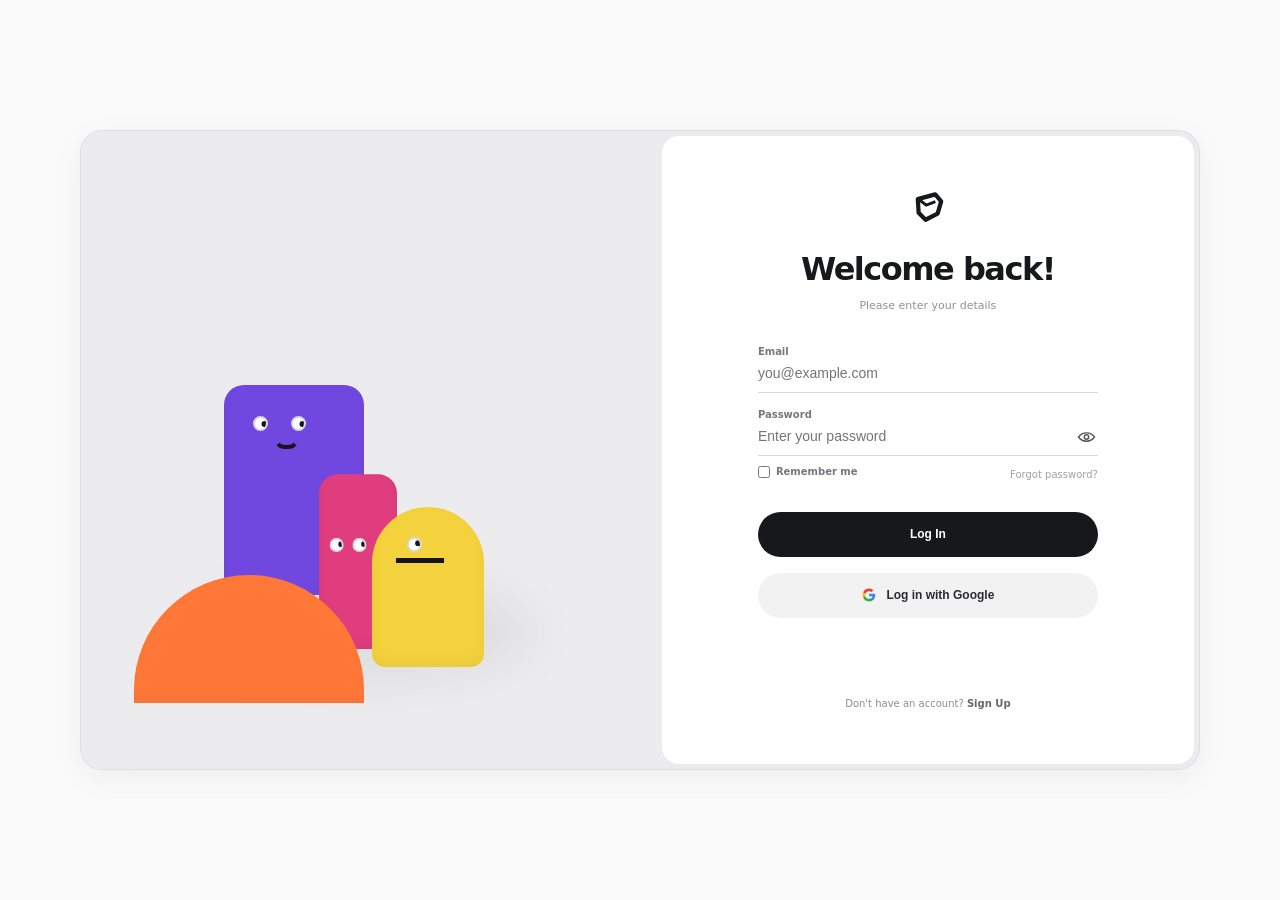
<file: frontend/index.html>
<!doctype html><html><head><meta charset="utf-8"><meta name="viewport" content="width=device-width,initial-scale=1"><title>TravelPay AI — AI-Powered Travel Payments</title><link rel="stylesheet" href="css/style.css"></head><body>
<nav class="nav"><div class="brand">TravelPay <span>AI</span></div><div class="navlinks"><a href="dashboard.html">Dashboard</a><a href="scan.html">QR Pay</a><a href="price-advisor.html">Live Prices</a><a href="assistant.html">Voice AI</a><button class="nav-logout" onclick="logout()">Logout</button></div></nav>
<main class="hero"><section><p class="eyebrow">AI-POWERED UPI TRAVEL ASSISTANT</p><h1>Pay Smart.<br><span>Travel Smarter.</span></h1><p class="lead">Analyze UPI QR payments, convert INR to your home currency, check live price evidence, monitor your budget and ask an AI voice assistant.</p><div class="actions"><a class="btn" href="#setup">Start Trip</a><a class="btn secondary" href="scan.html">Scan UPI QR</a></div></section><div class="card payment-preview"><p class="muted">LIVE PAYMENT INTELLIGENCE</p><h2>₹2,450</h2><p class="big-muted">AI + Budget + Price Evidence</p><div class="row"><span>QR</span><b>Merchant detected</b></div><div class="row"><span>Currency</span><b>INR → Home currency</b></div><div class="row"><span>Price check</span><b class="success">LIVE EVIDENCE</b></div><div class="insight">🤖 TravelPay checks before you pay and does not invent a price when evidence is missing.</div></div></main>
<section id="setup" class="setup container"><h2>Create Traveler Profile</h2><form id="profileForm" class="card form-grid"><label>Name<input id="name" required placeholder="John Smith"></label><label>Country<input id="country" required placeholder="United States"></label><label>Home Currency<select id="currency"><option>USD</option><option>EUR</option><option>GBP</option><option>AUD</option><option>CAD</option><option>JPY</option><option>SGD</option></select></label><label>Travel Budget<input id="budget" type="number" min="1" required placeholder="1000"></label><button class="btn">Create Trip</button></form><p id="setupMessage" class="muted"></p></section><script src="js/common.js"></script><script>requireAuth();</script><script src="js/index.js"></script></body></html>
</file>
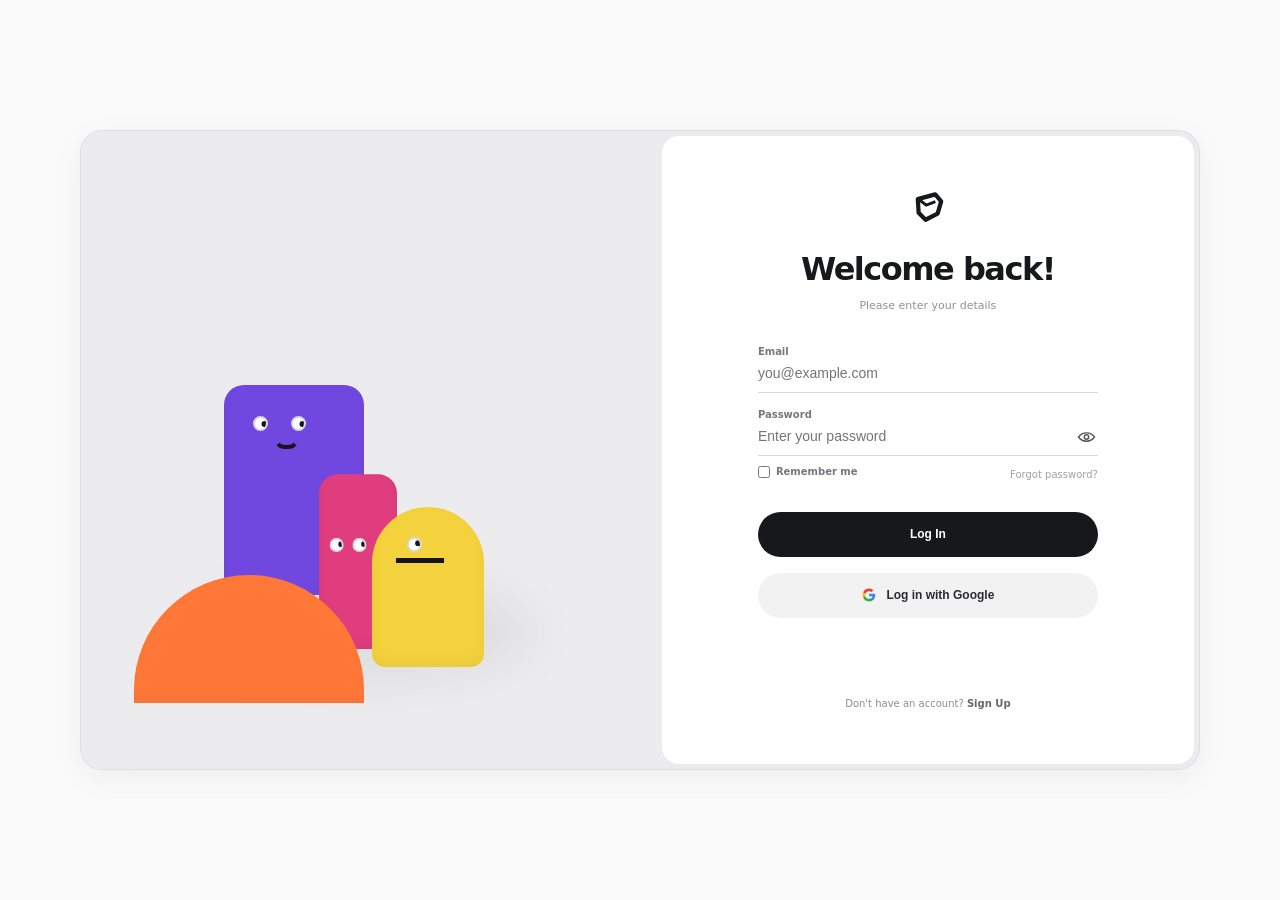
<file: frontend/assistant.html>
<!doctype html><html><head><meta charset="utf-8"><meta name="viewport" content="width=device-width,initial-scale=1"><title>TravelPay Voice AI</title><link rel="stylesheet" href="css/style.css"></head><body><nav class="nav"><div class="brand">TravelPay <span>AI</span></div><div class="navlinks"><a href="dashboard.html">Dashboard</a><a href="scan.html">QR Pay</a><a href="price-advisor.html">Live Prices</a><button class="nav-logout" onclick="logout()">Logout</button></div></nav><main class="container narrow"><p class="eyebrow">CONVERSATIONAL TRAVEL GUIDANCE</p><h1>TravelPay AI Assistant</h1><p class="lead">Ask about spending and budget. Use the microphone for browser speech-to-text; answers can be spoken aloud.</p><div id="chat" class="chat card"><div class="message bot">Hi! Ask about your budget, spending, remaining balance or price decisions.</div></div><div class="voice-panel card"><button id="voiceBtn" class="voice-btn">🎤 Start Voice</button><span id="voiceStatus" class="muted">Chrome/Edge recommended.</span></div><form id="chatForm" class="chat-form"><input id="question" required placeholder="How much did I spend on food?"><button class="btn">Send</button></form><div class="suggestions"><button class="chip">How much did I spend on food?</button><button class="chip">How much is remaining?</button><button class="chip">Am I within budget?</button><button class="chip">Is this price expensive?</button></div></main><script src="js/common.js"></script><script>requireAuth();</script><script src="js/assistant.js"></script></body></html>
</file>
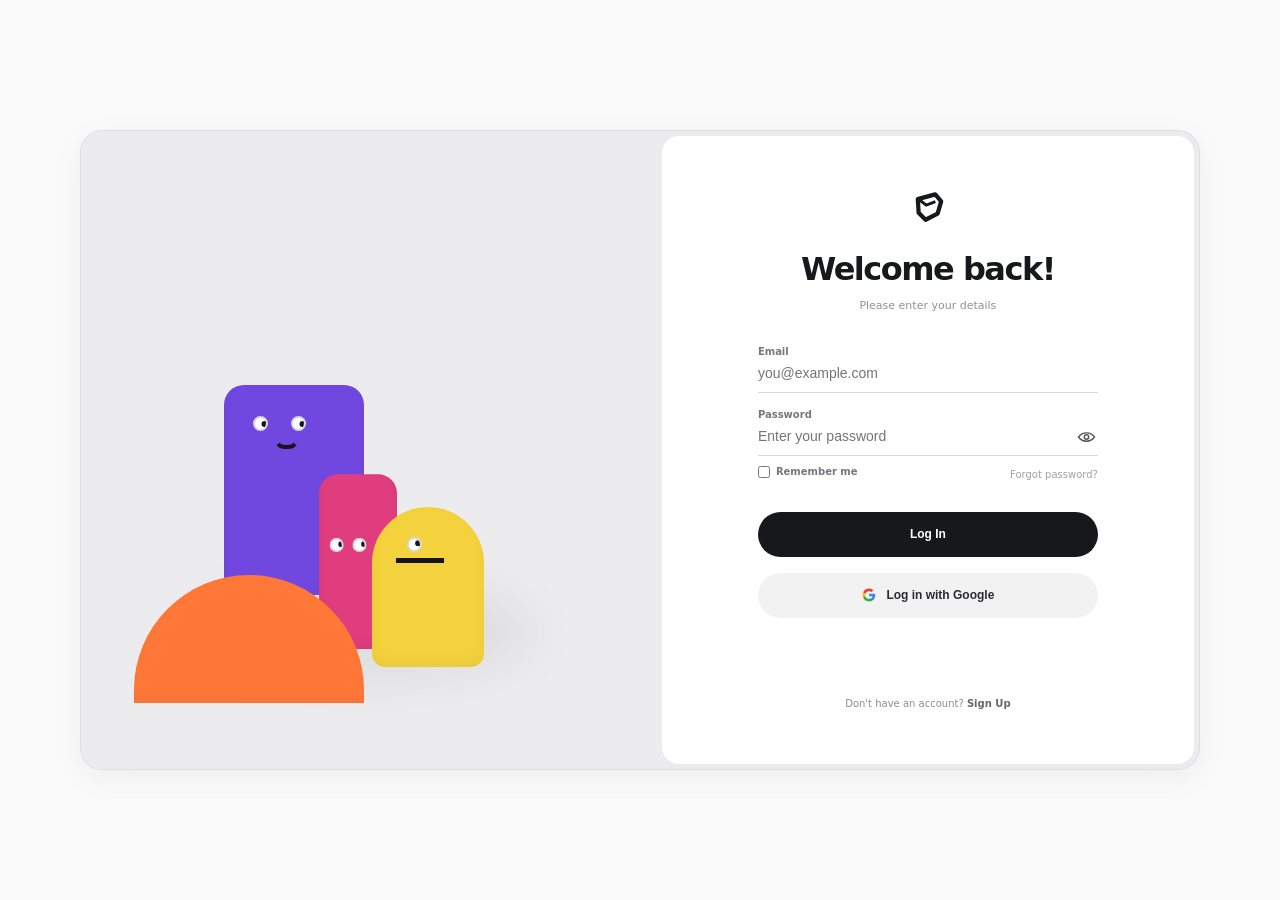
<file: frontend/login.html>
<!DOCTYPE html>
<html lang="en">
<head>
<meta charset="UTF-8" />
<meta name="viewport" content="width=device-width, initial-scale=1.0" />
<title>TravelPay AI — Smart Travel Payments</title>
<meta name="description" content="TravelPay AI helps travelers analyze UPI payments, monitor travel budgets, check live price evidence and get AI travel guidance.">
<meta name="robots" content="index,follow">
<meta property="og:title" content="TravelPay AI — Smart Travel Payments">
<meta property="og:description" content="AI-powered travel payment analysis, budget tracking and live price intelligence.">
<meta property="og:type" content="website">
<style>
  * { box-sizing: border-box; }
  :root{
    --ink:#17181b;
    --muted:#8a8b90;
    --line:#d8d8dc;
    --panel:#ececee;
    --paper:#ffffff;
    --accent:#ff6d43;
    --purple:#7148df;
    --pink:#df3d7d;
    --yellow:#f4d23d;
  }
  html,body{height:100%}
  body{
    margin:0;
    min-height:100%;
    display:grid;
    place-items:center;
    background:#fafafa;
    color:var(--ink);
    font-family: Inter, ui-sans-serif, system-ui, -apple-system, BlinkMacSystemFont,
      "Segoe UI", sans-serif;
    overflow:hidden;
  }

  .shell{
    width:min(1120px, 92vw);
    height:min(640px, 88vh);
    min-height:560px;
    display:grid;
    grid-template-columns:1.03fr .97fr;
    background:var(--panel);
    border:1px solid #dedee0;
    border-radius:22px;
    overflow:hidden;
    box-shadow:0 8px 30px rgba(20,20,30,.05);
  }

  /* Left illustration panel */
  .art{
    position:relative;
    display:flex;
    align-items:center;
    justify-content:center;
    overflow:hidden;
    background:#ececee;
  }
  .art::after{
    content:"";
    position:absolute;
    width:330px;height:100px;
    left:50%; bottom:88px;
    transform:translateX(-50%);
    background:rgba(0,0,0,.055);
    filter:blur(24px);
    border-radius:50%;
  }
  .characters{
    position:relative;
    width:430px;
    height:300px;
    margin-top:30px;
  }

  /* Each character is deliberately made from CSS/SVG-friendly shapes. */
  .doodle{
    position:absolute;
    bottom:32px;
    transform-origin:center bottom;
    transition:transform .35s cubic-bezier(.2,.8,.2,1), filter .35s ease;
  }
  .doodle .body{
    position:relative;
    width:140px;height:210px;
    border-radius:20px 20px 10px 10px;
    box-shadow:inset 0 -6px 12px rgba(0,0,0,.04);
  }
  .purple{
    left:70px; z-index:1;
    transform:translateY(12px) rotate(0deg);
  }
  .purple .body{background:var(--purple)}
  .pink{
    left:163px; z-index:3;
    transform:translateY(66px) scale(.95);
  }
  .pink .body{background:var(--pink); width:82px;height:184px}
  .yellow{
    left:218px; z-index:4;
    transform:translateY(84px);
  }
  .yellow .body{
    width:112px;height:160px;
    background:var(--yellow);
    border-radius:58px 58px 14px 14px;
  }
  .orange{
    left:-20px; z-index:5;
    transform:translateY(120px);
  }
  .orange .body{
    width:230px;height:128px;
    background:#ff7838;
    border-radius:120px 120px 0 0;
  }

  /* Faces */
  .face{
    position:absolute; inset:0;
  }
  .eye{
    position:absolute;
    width:15px;height:15px;
    background:#fff;
    border-radius:50%;
    border:2px solid rgba(0,0,0,.15);
    overflow:hidden;
    transition:all .22s ease;
  }
  .eye::after{
    content:"";
    position:absolute;
    width:6px;height:6px;
    left:50%;top:50%;
    transform:translate(-50%,-50%);
    border-radius:50%;
    background:#17151b;
    transition:transform .18s cubic-bezier(.2,.8,.2,1);
  }
  .purple .eye.left{left:29px;top:31px}
  .purple .eye.right{left:67px;top:31px}
  .pink .eye.left{left:11px;top:67px}
  .pink .eye.right{left:35px;top:67px}
  .yellow .eye.left{left:35px;top:30px}
  .yellow .eye.right{display:none}
  .orange .eye.left{display:none}
  .orange .eye.right{display:none}

  .mouth{
    position:absolute;
    border:4px solid #16151a;
    border-top:0;
    border-left-color:transparent;
    border-right-color:transparent;
    border-radius:0 0 50px 50px;
    width:27px;height:12px;
    transition:all .25s ease;
  }
  .purple .mouth{left:49px;top:52px}
  .pink .mouth{display:none}
  .yellow .mouth{
    left:24px;top:51px;
    width:48px;height:5px;
    border:0;
    background:#17151a;
    border-radius:0;
  }
  .orange .mouth{display:none}

  /* Login panel */
  .login{
    background:var(--paper);
    margin:5px;
    border-radius:17px;
    display:flex;
    justify-content:center;
    align-items:center;
    padding:55px 64px;
  }
  .form-wrap{
    width:min(100%, 340px);
    min-height:100%;
    display:flex;
    flex-direction:column;
    justify-content:center;
  }
  .brand{
    width:34px;height:34px;
    margin:0 auto 28px;
    position:relative;
  }
  .brand svg{width:100%;height:100%}
  h1{
    font-size:32px;
    line-height:1.05;
    letter-spacing:-1.5px;
    margin:0;
    text-align:center;
    font-weight:750;
  }
  .sub{
    text-align:center;
    color:#909096;
    font-size:11px;
    margin:12px 0 34px;
  }
  form{display:flex;flex-direction:column;gap:16px}
  label{
    display:block;
    color:#76777d;
    font-size:10px;
    font-weight:650;
    margin:0 0 6px;
  }
  .field{
    position:relative;
  }
  input{
    width:100%;
    border:0;
    border-bottom:1.5px solid var(--line);
    outline:none;
    padding:0 0 11px;
    background:transparent;
    color:#202126;
    font-size:14px;
    transition:border-color .2s ease;
  }
  input:focus{border-color:#9a9ba0}
  .password-row{
    position:relative;
  }
  .toggle{
    position:absolute;
    right:0;
    bottom:9px;
    width:23px;height:20px;
    border:0;
    background:none;
    cursor:pointer;
    opacity:.75;
    padding:0;
  }
  .toggle svg{width:100%;height:100%}
  .meta{
    display:flex;
    justify-content:space-between;
    align-items:center;
    margin-top:-6px;
    font-size:10px;
    color:#a0a0a5;
  }
  .remember{display:flex;align-items:center;gap:6px;cursor:pointer}
  .remember input{width:12px;height:12px;margin:0;accent-color:#17181b;border:0}
  .forgot{color:#a0a0a5;text-decoration:none}
  .forgot:hover{text-decoration:underline}
  button.submit{
    border:0;
    border-radius:25px;
    background:#17181b;
    color:#fff;
    height:45px;
    margin-top:12px;
    font-size:12px;
    font-weight:700;
    cursor:pointer;
    transition:transform .18s ease, background .2s ease;
  }
  button.submit:hover{transform:translateY(-1px);background:#28292d}
  button.submit:active{transform:translateY(1px)}
  .google{
    height:45px;
    border-radius:25px;
    border:0;
    background:#f2f2f3;
    color:#2b2c30;
    display:flex;
    align-items:center;
    justify-content:center;
    gap:9px;
    font-size:12px;
    font-weight:650;
    cursor:pointer;
    transition:background .2s ease;
  }
  .google:hover{background:#e9e9eb}
  .google svg{width:16px;height:16px}
  .signup{
    margin-top:auto;
    padding-top:34px;
    text-align:center;
    color:#8c8c92;
    font-size:10px;
  }
  .signup a{color:#66676c;font-weight:700;text-decoration:none}
  .signup a:hover{text-decoration:underline}

  /* Doodle state classes */
  .state-curious .doodle{filter:saturate(1.08)}
  .state-curious .purple{transform:translateY(8px) rotate(-1deg)}
  .state-curious .pink{transform:translateY(62px) scale(.95) rotate(1deg)}
  .state-curious .yellow{transform:translateY(80px) rotate(-1deg)}
  .state-curious .purple .mouth{
    width:20px;height:18px;border:3px solid #17151a;border-top-color:transparent;
    border-radius:50%;
  }
  .state-blind .doodle{transform-origin:center center}
  .state-blind .purple{transform:translateY(17px) rotate(3deg)}
  .state-blind .pink{transform:translateY(69px) scale(.95) rotate(-4deg)}
  .state-blind .yellow{transform:translateY(88px) rotate(4deg)}
  .state-blind .eye::after{transform:translate(-50%,-50%) scale(0)}
  .state-blind .eye{
    height:5px;
    margin-top:5px;
    border-color:#17151a;
    background:transparent;
    border-width:2px 0 0;
    border-radius:50%;
  }
  .state-blind .purple .mouth{
    width:18px;height:18px;border:3px solid #17151a;border-radius:50%;
  }
  .state-blind .pink::after,
  .state-blind .yellow::after{
    content:"";
    position:absolute;
    width:50px;height:50px;
    border-radius:50%;
    border:7px solid rgba(255,255,255,.88);
    opacity:.9;
  }
  .state-blind .pink::after{left:35px;top:62px}
  .state-blind .yellow::after{left:10px;top:53px}
  .state-success .doodle{animation:cheer .65s ease-in-out infinite alternate}
  .state-success .eye::after{transform:translate(-50%,-50%) scale(1.15)}
  .state-success .purple .mouth{
    height:22px;width:38px;border:4px solid #17151a;border-top:0;border-radius:0 0 30px 30px;
  }
  .state-success .pink .eye,
  .state-success .yellow .eye{transform:translateY(-3px)}
  @keyframes cheer{
    from{transform:translateY(0) rotate(-2deg)}
    to{transform:translateY(-10px) rotate(2deg)}
  }

  @media (max-width: 820px){
    body{overflow:auto;padding:22px 0}
    .shell{
      width:min(520px,92vw);
      height:auto;
      min-height:0;
      grid-template-columns:1fr;
    }
    .art{height:300px}
    .login{margin:0;border-radius:0;padding:45px 34px}
    .characters{transform:scale(.82);margin-top:-5px}
    .signup{margin-top:35px}
  }
  @media (max-width:480px){
    .art{height:260px}
    .login{padding:38px 26px}
    h1{font-size:29px}
  }
</style>
</head>
<body>
<main class="shell" id="app">
  <section class="art" aria-label="Animated doodle characters">
    <div class="characters" id="characters">
      <div class="doodle purple" data-doodle>
        <div class="body">
          <div class="face">
            <span class="eye left"></span><span class="eye right"></span>
            <span class="mouth"></span>
          </div>
        </div>
      </div>
      <div class="doodle pink" data-doodle>
        <div class="body">
          <div class="face">
            <span class="eye left"></span><span class="eye right"></span>
          </div>
        </div>
      </div>
      <div class="doodle yellow" data-doodle>
        <div class="body">
          <div class="face">
            <span class="eye left"></span>
            <span class="mouth"></span>
          </div>
        </div>
      </div>
      <div class="doodle orange" data-doodle>
        <div class="body">
          <div class="face">
            <span class="mouth"></span>
          </div>
        </div>
      </div>
    </div>
  </section>

  <section class="login">
    <div class="form-wrap">
      <div class="brand" aria-hidden="true">
        <svg viewBox="0 0 40 40" fill="none">
          <path d="M8 9.5 28.5 4l7 8.2-4.2 14.4-14.2 7.2-8.1-8.1L8 9.5Z" stroke="#17181b" stroke-width="5" stroke-linejoin="round"/>
          <path d="m9.8 10.3 8.1 6.2 10.8-3.9" stroke="#17181b" stroke-width="3.4"/>
        </svg>
      </div>

      <h1>Welcome back!</h1>
      <p class="sub">Please enter your details</p>

      <form id="loginForm" novalidate>
        <div class="field">
          <label for="email">Email</label>
          <input id="email" name="email" type="email" autocomplete="username"
                 placeholder="you@example.com" required />
        </div>

        <div class="field password-row">
          <label for="password">Password</label>
          <input id="password" name="password" type="password" autocomplete="current-password"
                 placeholder="Enter your password" required />
          <button class="toggle" type="button" id="togglePassword" aria-label="Show password">
            <svg viewBox="0 0 24 24" fill="none">
              <path d="M2.5 12s3.3-5 9.5-5 9.5 5 9.5 5-3.3 5-9.5 5-9.5-5-9.5-5Z" stroke="#1b1c20" stroke-width="1.7"/>
              <circle cx="12" cy="12" r="2.6" stroke="#1b1c20" stroke-width="1.7"/>
            </svg>
          </button>
        </div>

        <div class="meta">
          <label class="remember"><input type="checkbox" /> <span>Remember me</span></label>
          <a class="forgot" href="#" id="forgot">Forgot password?</a>
        </div>

        <button class="submit" type="submit">Log In</button>

        <button class="google" type="button" id="googleBtn">
          <svg viewBox="0 0 24 24">
            <path fill="#4285F4" d="M21.35 12.2c0-.72-.06-1.4-.18-2.05H12v3.88h5.24a4.48 4.48 0 0 1-1.95 2.94v2.44h3.16c1.85-1.7 2.9-4.2 2.9-7.21Z"/>
            <path fill="#34A853" d="M12 21.65c2.64 0 4.85-.87 6.46-2.36l-3.16-2.44c-.87.58-1.98.92-3.3.92-2.54 0-4.7-1.72-5.47-4.03H3.26v2.51A9.76 9.76 0 0 0 12 21.65Z"/>
            <path fill="#FBBC05" d="M6.53 13.74A5.86 5.86 0 0 1 6.23 12c0-.6.1-1.19.3-1.74V7.75H3.26A9.76 9.76 0 0 0 2.24 12c0 1.57.38 3.06 1.02 4.25l3.27-2.51Z"/>
            <path fill="#EA4335" d="M12 6.23c1.43 0 2.71.49 3.72 1.45l2.79-2.79C16.84 3.3 14.64 2.35 12 2.35a9.76 9.76 0 0 0-8.74 5.4l3.27 2.51C7.3 7.95 9.46 6.23 12 6.23Z"/>
          </svg>
          Log in with Google
        </button>
      </form>

      <div class="signup">Don't have an account? <a href="#" id="signup">Sign Up</a></div>
    </div>
  </section>
</main>

<script>
  const app = document.getElementById('app');
  const characters = [...document.querySelectorAll('[data-doodle]')];
  const email = document.getElementById('email');
  const password = document.getElementById('password');
  const form = document.getElementById('loginForm');
  const toggle = document.getElementById('togglePassword');

  let currentState = 'idle';
  let mouseX = innerWidth / 2;
  let mouseY = innerHeight / 2;

  /*
   * Cursor-tracking math:
   * 1. Find the vector from each eye's center to the mouse.
   * 2. atan2(y, x) gives that vector's angle.
   * 3. Convert the angle back into a small X/Y offset.
   * 4. requestAnimationFrame applies the result once per browser frame,
   *    while CSS transitions make the pupils glide instead of snapping.
   */
  function trackEyes(x, y) {
    if (currentState !== 'idle') return;

    characters.forEach((doodle) => {
      doodle.querySelectorAll('.eye').forEach((eye) => {
        if (getComputedStyle(eye).display === 'none') return;

        const r = eye.getBoundingClientRect();
        const cx = r.left + r.width / 2;
        const cy = r.top + r.height / 2;
        const dx = x - cx;
        const dy = y - cy;
        const distance = Math.max(1, Math.hypot(dx, dy));
        const maxMove = 4.5;

        const pupilX = (dx / distance) * Math.min(maxMove, Math.abs(dx) / 18);
        const pupilY = (dy / distance) * Math.min(maxMove, Math.abs(dy) / 18);

        eye.style.setProperty('--px', `${pupilX}px`);
        eye.style.setProperty('--py', `${pupilY}px`);
        eye.style.setProperty('--pupil-transform',
          `translate(calc(-50% + ${pupilX}px), calc(-50% + ${pupilY}px))`);
        eye.querySelector('::after');
        // CSS cannot directly style pseudo-elements from JS, so use a data
        // attribute and a CSS custom property consumed by the rule below.
        eye.style.setProperty('--eye-x', `${pupilX}px`);
        eye.style.setProperty('--eye-y', `${pupilY}px`);
      });
    });
  }

  // Keep mouse tracking lightweight by doing work at most once per frame.
  let raf = 0;
  window.addEventListener('pointermove', (event) => {
    mouseX = event.clientX;
    mouseY = event.clientY;
    if (!raf) {
      raf = requestAnimationFrame(() => {
        trackEyes(mouseX, mouseY);
        raf = 0;
      });
    }
  }, { passive: true });

  function setState(state) {
    currentState = state;
    app.classList.remove('state-curious', 'state-blind', 'state-success');
    if (state !== 'idle') app.classList.add(`state-${state}`);
  }

  email.addEventListener('focus', () => setState('curious'));
  password.addEventListener('focus', () => setState('blind'));

  // Returning to the page without a focused field restores idle tracking.
  [email, password].forEach(input => {
    input.addEventListener('blur', () => {
      setTimeout(() => {
        if (document.activeElement !== email && document.activeElement !== password) {
          setState('idle');
          trackEyes(mouseX, mouseY);
        }
      }, 0);
    });
  });

  toggle.addEventListener('click', () => {
    const showing = password.type === 'text';
    password.type = showing ? 'password' : 'text';
    toggle.setAttribute('aria-label', showing ? 'Show password' : 'Hide password');
    if (!showing) setState('idle');
    else setState('blind');
  });


  document.getElementById('forgot').addEventListener('click', (e) => {
    e.preventDefault();
    alert('Password reset flow can be connected here.');
  });

  document.getElementById('signup').addEventListener('click', (e) => {
    e.preventDefault();
    alert('Sign-up flow can be connected here.');
  });

  // TravelPay AI demo authentication: this is presentation-only UI auth.
  // Real credentials should be wired to a backend auth provider before production use.
  const AUTH_KEY = "travelpay_demo_auth";
  if (sessionStorage.getItem(AUTH_KEY) === "true") {
    location.replace("index.html");
  }

  form.addEventListener("submit", (event) => {
    event.preventDefault();
    if (!form.checkValidity()) { form.reportValidity(); return; }
    sessionStorage.setItem(AUTH_KEY, "true");
    setState("success");
    const button = form.querySelector(".submit");
    button.textContent = "Welcome to TravelPay ✓";
    setTimeout(() => location.replace("index.html"), 700);
  });

  document.getElementById("googleBtn").addEventListener("click", () => {
    sessionStorage.setItem(AUTH_KEY, "true");
    setState("success");
    setTimeout(() => location.replace("index.html"), 700);
  });

  // Initialize pupil positions.
  trackEyes(mouseX, mouseY);
</script>

<style>
  /* CSS custom properties let JS move the pupils without rebuilding SVG/DOM. */
  .eye::after{
    transform:translate(calc(-50% + var(--eye-x, 0px)), calc(-50% + var(--eye-y, 0px)));
    transition:transform .16s cubic-bezier(.2,.8,.2,1);
  }
  .state-blind .eye::after{
    transform:translate(-50%,-50%) scale(0);
  }
</style>
</body>
</html>
</file>
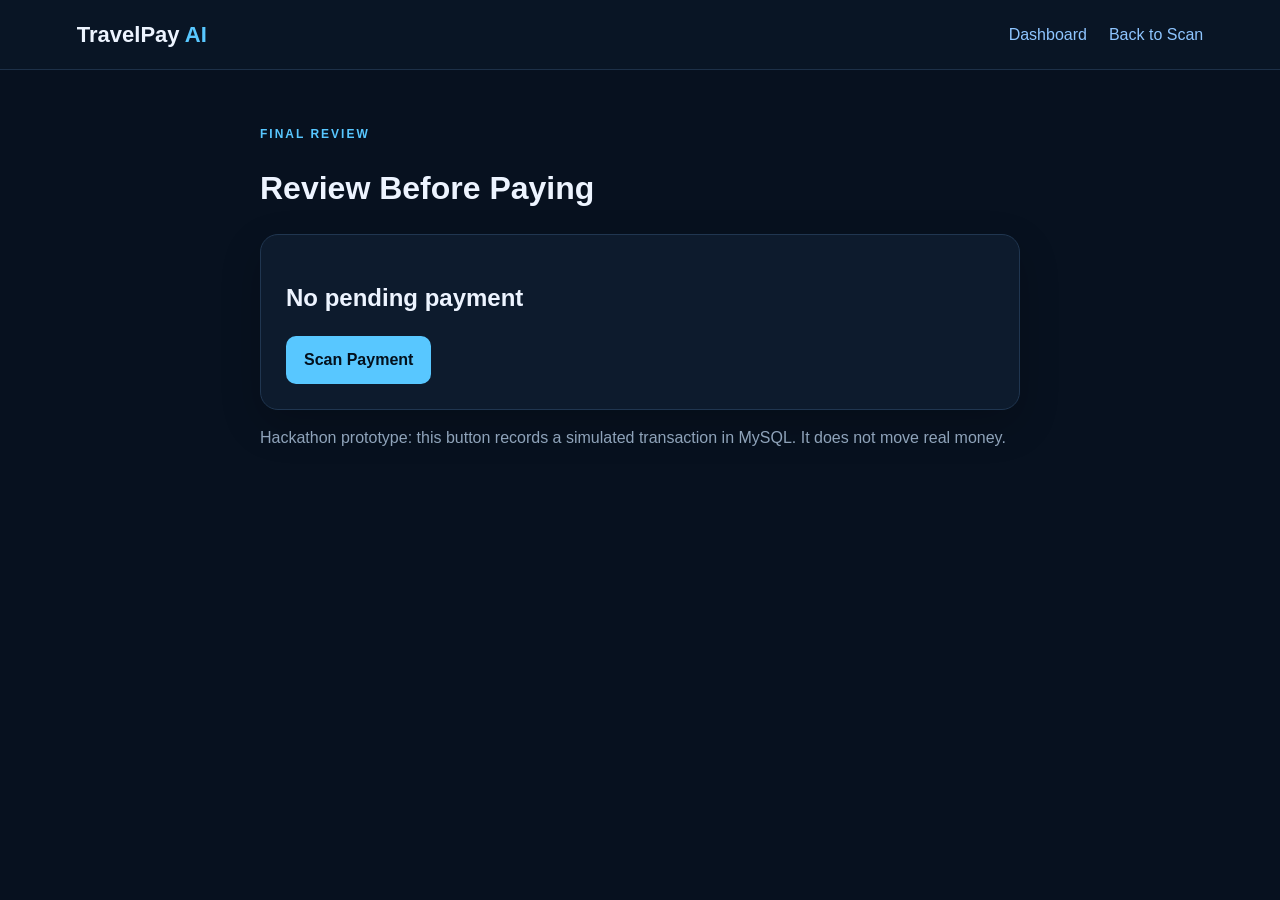
<file: frontend/payment.html>
<!doctype html><html><head><meta charset="utf-8"><meta name="viewport" content="width=device-width,initial-scale=1"><title>Payment Review</title><link rel="stylesheet" href="css/style.css"></head><body><nav class="nav"><div class="brand">TravelPay <span>AI</span></div><div class="navlinks"><a href="dashboard.html">Dashboard</a><a href="scan.html">Back to Scan</a></div></nav><main class="container narrow"><p class="eyebrow">FINAL REVIEW</p><h1>Review Before Paying</h1><div id="paymentCard" class="card"></div><p class="muted small-note">Hackathon prototype: this button records a simulated transaction in MySQL. It does not move real money.</p></main><script src="js/common.js"></script><script src="js/payment.js"></script></body></html>
</file>
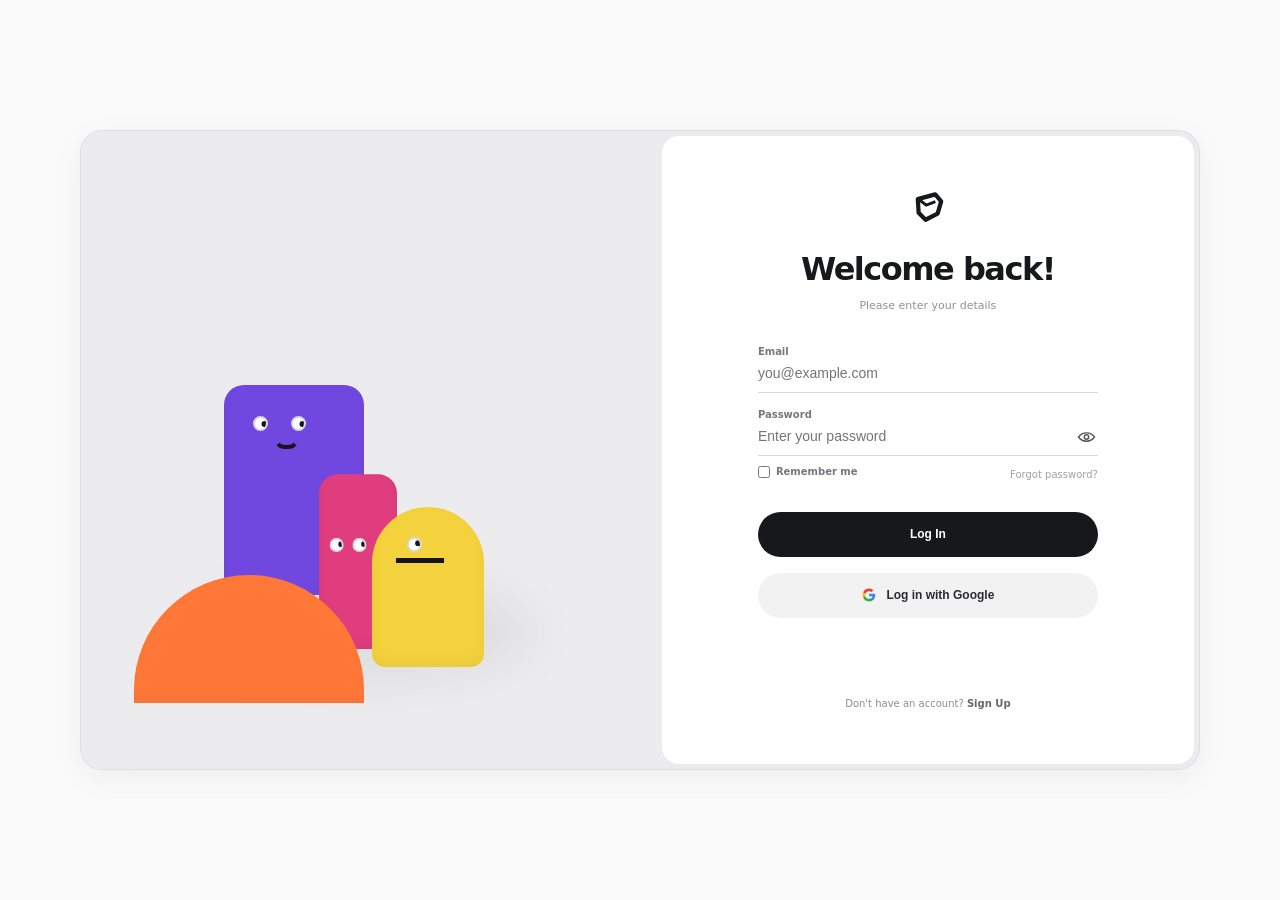
<file: frontend/price-advisor.html>
<!doctype html><html><head><meta charset="utf-8"><meta name="viewport" content="width=device-width,initial-scale=1"><title>Live Price Advisor</title><link rel="stylesheet" href="css/style.css"></head><body><nav class="nav"><div class="brand">TravelPay <span>AI</span></div><div class="navlinks"><a href="dashboard.html">Dashboard</a><a href="scan.html">QR Pay</a><a href="assistant.html">Voice AI</a><button class="nav-logout" onclick="logout()">Logout</button></div></nav><main class="container narrow"><p class="eyebrow">LIVE PRICE INTELLIGENCE</p><h1>Is this price fair?</h1><p class="lead">Enter a city, item/service and offered INR price. TravelPay searches configured live sources and compares observed prices. It will not invent a number.</p><div id="providerStatus" class="status-card">Checking providers...</div><form id="priceForm" class="card form-grid"><label>City<input id="city" required placeholder="Hyderabad"></label><label>Item / Service<input id="item" required placeholder="Pizza"></label><label>Offered Price (INR)<input id="offered" type="number" min="1" step=".01" required placeholder="500"></label><button class="btn">Check Live Price</button></form><div id="priceResult" class="card hidden"></div><div class="card"><h3>How this works</h3><p>1. Search real price evidence. 2. Extract INR prices. 3. Remove obviously invalid values. 4. Compare your price with the observed median. 5. Show sources and timestamp.</p><p class="muted small-note">Google Places provides real-business context and relative price levels; exact item prices require price evidence from search/menu sources.</p></div></main><script src="js/common.js"></script><script>requireAuth();</script><script src="js/price-advisor.js"></script></body></html>
</file>
<file: frontend/css/style.css>
*{box-sizing:border-box}body{margin:0;font-family:Inter,Segoe UI,Arial,sans-serif;background:#07111f;color:#edf4ff;line-height:1.5}a{color:#8ec5ff;text-decoration:none}.nav{height:70px;display:flex;align-items:center;justify-content:space-between;padding:0 6%;border-bottom:1px solid #1d3048;background:#091525;position:sticky;top:0;z-index:5}.brand{font-size:22px;font-weight:800}.brand span{color:#58c7ff}.navlinks{display:flex;gap:22px}.container{width:min(1120px,92%);margin:55px auto}.narrow{width:min(760px,92%)}.hero{width:min(1120px,92%);margin:80px auto;display:grid;grid-template-columns:1.15fr .85fr;gap:50px;align-items:center}.hero h1{font-size:clamp(46px,7vw,78px);line-height:.98;margin:12px 0}.hero h1 span{color:#58c7ff}.lead{font-size:18px;color:#aebed3;max-width:700px}.eyebrow{font-size:12px;letter-spacing:2px;color:#58c7ff;font-weight:800}.card{background:#0d1b2d;border:1px solid #203650;border-radius:18px;padding:25px;box-shadow:0 15px 40px #0003}.payment-preview{padding:30px}.payment-preview h2{font-size:42px;margin:5px 0}.big-muted{font-size:20px;color:#9db1c8}.row{display:flex;justify-content:space-between;gap:20px;padding:11px 0;border-bottom:1px solid #203047}.muted,.small-note{color:#8fa3ba}.actions{display:flex;gap:12px;flex-wrap:wrap;margin-top:22px}.btn{display:inline-block;border:0;border-radius:10px;padding:12px 18px;background:#58c7ff;color:#03101c;font-weight:800;cursor:pointer}.btn.secondary{background:#172a40;color:#dcecff;border:1px solid #29445f}.btn.full{width:100%;text-align:center;margin-top:18px}.setup{margin-bottom:100px}.form-grid{display:grid;gap:16px}.form-grid label{display:grid;gap:7px;color:#b9c9da;font-weight:650}.form-grid input,.form-grid select,.chat-form input{width:100%;padding:13px;border-radius:10px;border:1px solid #29435f;background:#07111f;color:#fff;font-size:15px}.stats{display:grid;grid-template-columns:repeat(4,1fr);gap:16px;margin:25px 0}.stat span{color:#93a7bd}.stat strong{display:block;font-size:27px;margin-top:8px}.grid2{display:grid;grid-template-columns:1fr 1fr;gap:20px;margin:20px 0}.chart-card{min-height:360px}.topline{display:flex;justify-content:space-between;align-items:center;gap:20px}.section-head{display:flex;justify-content:space-between;align-items:center}.table-wrap{overflow:auto}table{width:100%;border-collapse:collapse}th,td{text-align:left;padding:12px;border-bottom:1px solid #22364e;white-space:nowrap}.risk-low{color:#67e8a5}.risk-medium{color:#ffd166}.risk-high{color:#ff7b7b}.success{color:#67e8a5}.insight{margin-top:18px;padding:16px;border-radius:12px;background:#12243a;color:#c8d8ea}.insight.large{min-height:130px}.hidden{display:none}.price-mini{margin-top:16px;padding:14px;border-radius:10px;background:#10283a;border:1px solid #24506c}.price-score{display:flex;align-items:center;gap:15px;margin:15px 0}.price-score strong{font-size:42px;color:#58c7ff}.price-score span{color:#9eb1c6}.status-card{padding:12px 15px;margin:15px 0;border-radius:10px;background:#0c1b2c;border:1px solid #213b56}.live-dot{color:#67e8a5}.warn-dot{color:#ffd166}.chat{min-height:360px;max-height:500px;overflow:auto}.message{max-width:85%;padding:12px 15px;border-radius:12px;margin:10px 0}.message.bot{background:#14263d}.message.user{background:#58c7ff;color:#03101c;margin-left:auto}.voice-panel{display:flex;align-items:center;gap:15px;margin-top:15px}.voice-btn{padding:13px 18px;border:0;border-radius:12px;background:#58c7ff;font-weight:800}.chat-form{display:flex;gap:10px;margin-top:15px}.suggestions{display:flex;flex-wrap:wrap;gap:10px;margin-top:15px}.chip{background:#14263d;color:#cfe1f5;border:1px solid #2b4865;border-radius:20px;padding:9px 13px;cursor:pointer}#reader{width:100%;max-width:420px;margin:auto}.demo-buttons{display:none}@media(max-width:800px){.hero,.grid2{grid-template-columns:1fr}.stats{grid-template-columns:1fr 1fr}.navlinks{gap:10px;font-size:13px}.topline{align-items:flex-start;flex-direction:column}}
.nav-logout{border:1px solid #29445f;background:#12243a;color:#dcecff;border-radius:9px;padding:8px 12px;font-weight:700;cursor:pointer}.nav-logout:hover{background:#19314c}
</file>
